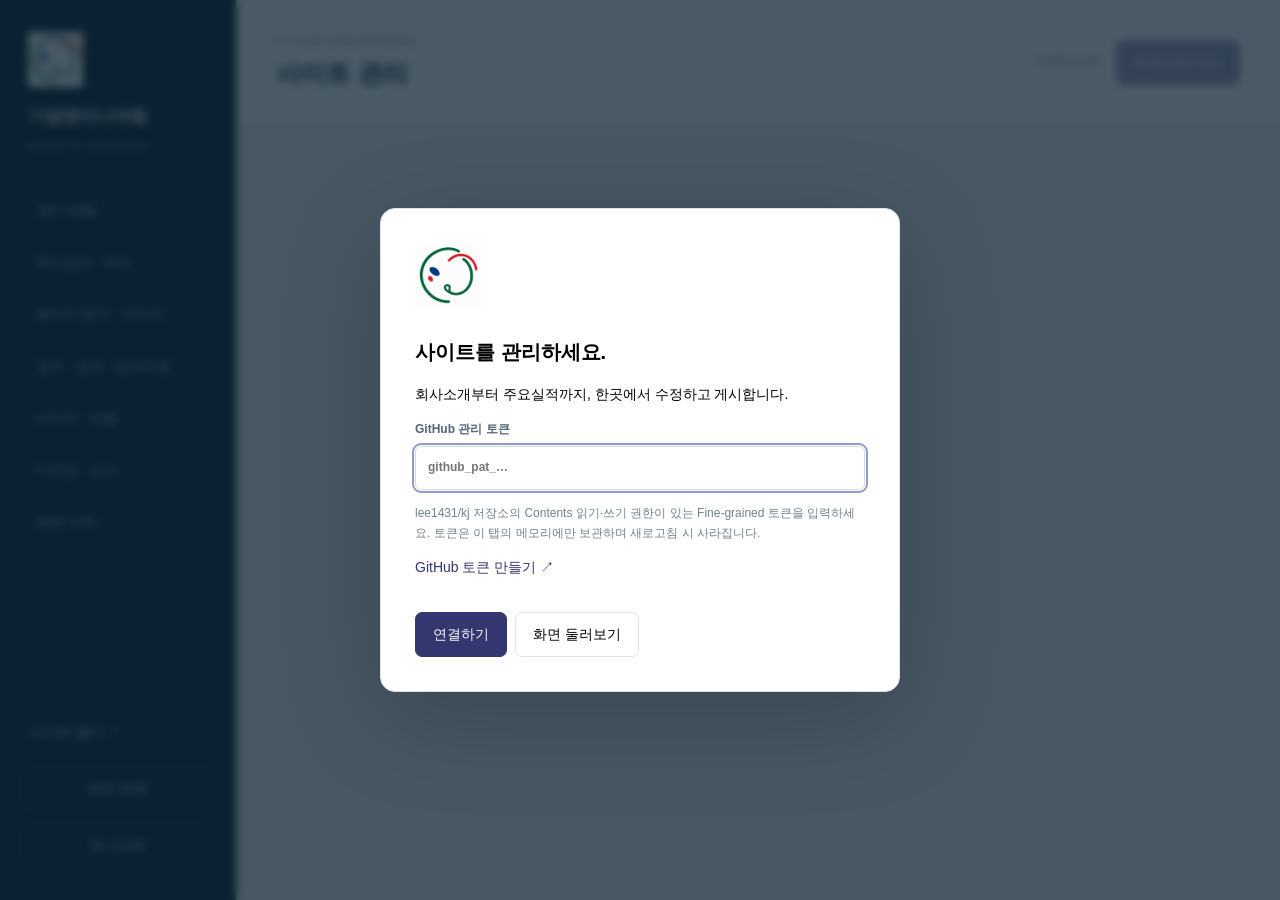
<file: admin/index.html>
<!doctype html>
<html lang="ko"><head><meta charset="utf-8"><meta name="viewport" content="width=device-width,initial-scale=1"><meta name="robots" content="noindex,nofollow"><meta http-equiv="Content-Security-Policy" content="default-src 'self'; script-src 'self'; style-src 'self' 'unsafe-inline' https://fonts.googleapis.com; font-src 'self' https://fonts.gstatic.com; img-src 'self' https: data: blob:; connect-src 'self' https://api.github.com; frame-src 'self' blob:; object-src 'none'; base-uri 'self'; form-action 'none'"><title>사이트 관리 | 기장엔지니어링</title><link rel="icon" href="../assets/images/kj-symbol.png"><link rel="stylesheet" href="admin.css"></head>
<body><aside><a class="brand" href="../"><img src="../assets/images/kj-symbol.png" alt="">기장엔지니어링<small>WEBSITE MANAGER</small></a><nav id="nav"></nav><div class="aside-bottom"><a href="../" target="_blank" rel="noopener">사이트 열기 ↗</a><button id="changeToken">토큰 변경</button><button id="logout">로그아웃</button></div></aside>
<div class="workspace"><header><div><span class="eyebrow">KI-JANG ENGINEERING</span><h1 id="title">사이트 관리</h1></div><div class="actions"><span id="dirty">저장된 상태</span><button id="publish" class="primary" disabled>변경사항 게시</button></div></header><div id="status" role="status" aria-live="polite"></div><main id="main"></main></div>
<dialog id="login"><form id="loginForm"><img src="../assets/images/kj-symbol.png" width="66" alt=""><h2>사이트를 관리하세요.</h2><p>회사소개부터 주요실적까지, 한곳에서 수정하고 게시합니다.</p><label>GitHub 관리 토큰<input id="token" type="password" required autocomplete="off" placeholder="github_pat_…"></label><p class="hint">lee1431/kj 저장소의 Contents 읽기·쓰기 권한이 있는 Fine-grained 토큰을 입력하세요. 토큰은 이 탭의 메모리에만 보관하며 새로고침 시 사라집니다.</p><a href="https://github.com/settings/personal-access-tokens/new" target="_blank" rel="noopener noreferrer">GitHub 토큰 만들기 ↗</a><div id="loginError" role="alert"></div><button class="primary" id="connect">연결하기</button><button type="button" id="demo">화면 둘러보기</button></form></dialog>
<dialog id="confirm"><form method="dialog"><h2>변경사항 게시</h2><p>아래 파일을 저장소에 저장합니다. GitHub Pages 자동 배포 후 실제 사이트에 적용됩니다.</p><ul id="changes"></ul><label>변경 설명<input id="message" value="관리자 페이지에서 사이트 콘텐츠 수정" maxlength="200"></label><menu><button value="cancel">취소</button><button value="publish" class="primary">게시하기</button></menu></form></dialog>
<script src="admin.js?v=20261116-attachment-validation"></script></body></html>
</file>
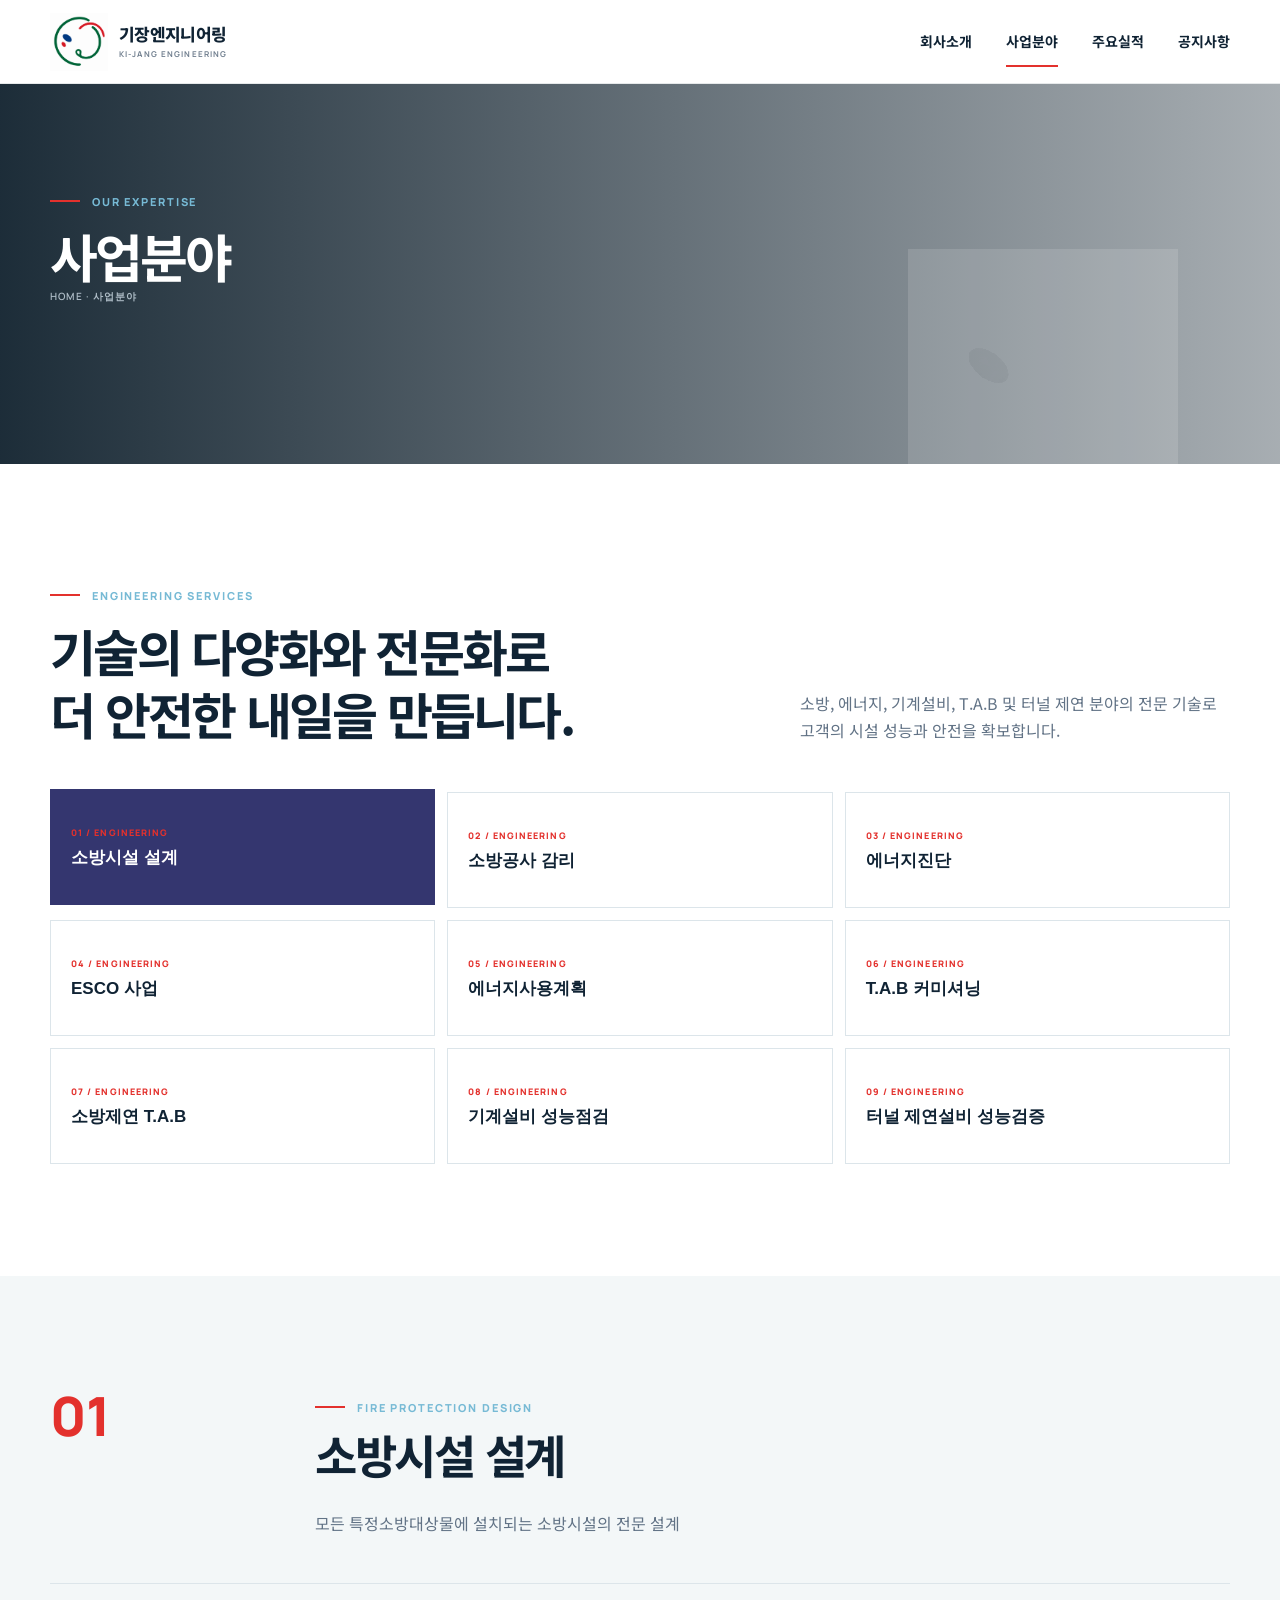
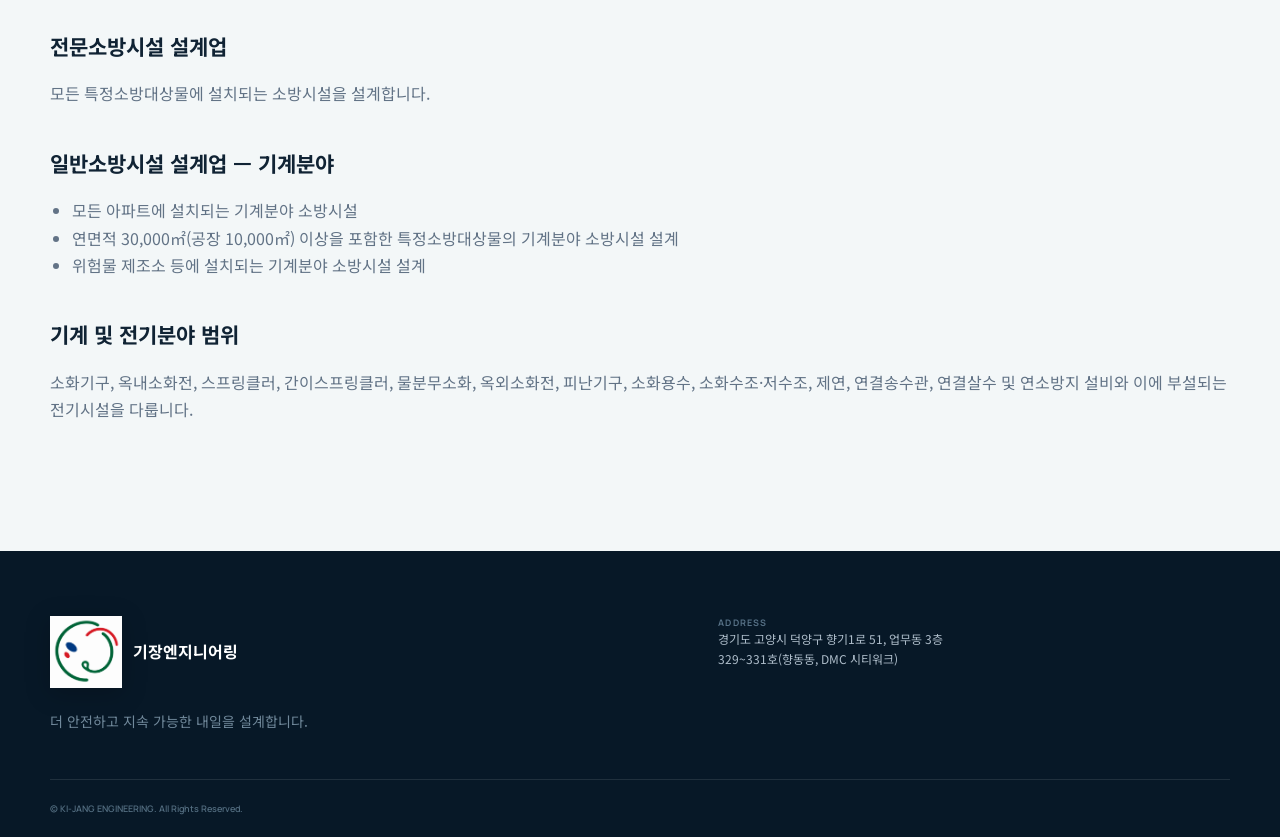
<file: business.html>
<!doctype html>
<html lang="ko">
<head>
  <meta charset="utf-8"><meta name="viewport" content="width=device-width,initial-scale=1">
  <meta name="description" content="기장엔지니어링 사업분야">
  <meta name="keywords" content="기장엔지니어링"><meta name="author" content="기장엔지니어링"><meta property="og:title" content="주식회사 기장엔지니어링"><meta property="og:description" content="주식회사 기장엔지니어링"><meta property="og:image" content="https://kijeng.co.kr/logo.png"><meta property="og:url" content="https://kijeng.co.kr"><meta property="og:type" content="website"><meta name="naver-site-verification" content="176255b0c65cac022cf27e0783213fbde2ab4355" />
  <title>사업분야 | 기장엔지니어링</title>
  <link rel="icon" type="image/png" href="assets/images/kj-symbol.png"><link rel="stylesheet" href="assets/css/style.css"><link rel="stylesheet" href="assets/css/api-content.css">
  <style>
    .business-tabs{display:grid;grid-template-columns:repeat(3,1fr);gap:12px;margin-top:48px}.business-tab{min-height:116px;padding:20px;border:1px solid var(--line);color:var(--ink);background:#fff;text-align:left;cursor:pointer;transition:.2s}.business-tab small{display:block;margin-bottom:7px;color:var(--red);font:800 9px Manrope;letter-spacing:.12em}.business-tab strong{font-size:17px}.business-tab:hover,.business-tab.active{border-color:var(--blue);color:#fff;background:var(--blue);transform:translateY(-3px)}.business-panel{display:none}.business-panel.active{display:block}.business-panel-head{display:grid;grid-template-columns:220px 1fr;gap:45px;margin-bottom:45px;padding-bottom:30px;border-bottom:1px solid var(--line)}.business-panel-head .number{color:var(--red);font:800 54px/1 Manrope}.business-panel h2{margin:0 0 14px;font-size:clamp(30px,4vw,46px);letter-spacing:-.05em}.business-panel h3{margin:38px 0 12px;font-size:21px}.business-panel p,.business-panel li{color:var(--muted)}.business-panel ul,.business-panel ol{padding-left:22px}.business-images{display:grid;grid-template-columns:repeat(2,minmax(0,1fr));gap:18px;margin-top:24px}.business-images.single{grid-template-columns:1fr}.business-images img{width:100%;height:auto;padding:10px;border:1px solid var(--line);background:#fff}.business-table{width:100%;margin-top:20px;border-collapse:collapse;font-size:13px}.business-table th,.business-table td{padding:14px;border:1px solid var(--line);text-align:left;vertical-align:top}.business-table th{background:var(--soft)}
    @media(max-width:850px){.business-tabs{grid-template-columns:repeat(2,1fr)}.business-panel-head{grid-template-columns:1fr;gap:15px}.business-images{grid-template-columns:1fr}}
    @media(max-width:520px){.business-tabs{grid-template-columns:1fr}.business-tab{min-height:auto}.business-table{display:block;overflow-x:auto}.business-panel-head .number{font-size:40px}}
  </style>
</head>
<body>
<header class="site-header"><div class="container nav"><a class="logo" href="index.html"><img class="logo-image" src="assets/images/kj-symbol.png" alt=""><span class="logo-copy">기장엔지니어링 <small>KI-JANG ENGINEERING</small></span></a><nav class="nav-links"><a href="about.html">회사소개</a><a class="active" href="business.html">사업분야</a><a href="portfolio.html">주요실적</a><a href="notice.html">공지사항</a></nav><button class="menu" aria-label="메뉴" aria-expanded="false">☰</button></div></header>
<section class="sub-hero" style="--bg:url('https://images.unsplash.com/photo-1503387762-592deb58ef4e?auto=format&fit=crop&w=1800&q=85')"><div class="container"><span class="kicker">Our expertise</span><h1>사업분야</h1><div class="breadcrumb">HOME · 사업분야</div></div></section>

<main>
<section class="section"><div class="container"><div class="section-head"><div><span class="eyebrow">Engineering Services</span><h2 class="section-title">기술의 다양화와 전문화로<br>더 안전한 내일을 만듭니다.</h2></div><p class="section-copy">소방, 에너지, 기계설비, T.A.B 및 터널 제연 분야의 전문 기술로 고객의 시설 성능과 안전을 확보합니다.</p></div>
<div class="business-tabs" role="tablist">
  <button class="business-tab active" data-target="design"><small>01 / FIRE DESIGN</small><strong>소방시설 설계</strong></button>
  <button class="business-tab" data-target="supervising"><small>02 / FIRE SUPERVISION</small><strong>소방공사 감리</strong></button>
  <button class="business-tab" data-target="diagnosis"><small>03 / ENERGY DIAGNOSIS</small><strong>에너지진단</strong></button>
  <button class="business-tab" data-target="esco"><small>04 / ESCO</small><strong>ESCO 사업</strong></button>
  <button class="business-tab" data-target="planning"><small>05 / ENERGY PLANNING</small><strong>에너지사용계획</strong></button>
  <button class="business-tab" data-target="tabcom"><small>06 / T.A.B</small><strong>T.A.B 커미셔닝</strong></button>
  <button class="business-tab" data-target="firetab"><small>07 / SMOKE CONTROL</small><strong>소방제연 T.A.B</strong></button>
  <button class="business-tab" data-target="inspection"><small>08 / PERFORMANCE</small><strong>기계설비 성능점검</strong></button>
  <button class="business-tab" data-target="verification"><small>09 / TUNNEL SAFETY</small><strong>터널 제연설비 성능검증</strong></button>
</div></div></section>

<section class="section soft" id="businessContent"><div class="container">
  <article class="business-panel active" id="design"><div class="business-panel-head"><div class="number">01</div><div><span class="eyebrow">Fire Protection Design</span><h2>소방시설 설계업</h2><p>소방분야 화재 안전과 성능 입증으로 국민의 생명을 존중하며 재산을 지키는 최상의 목표를 추구합니다. 풍부한 경험과 전문 기술력을 바탕으로 최고의 파트너십을 준비합니다.</p></div></div><h3>전문소방시설 설계업</h3><p>모든 특정소방대상물에 설치되는 소방시설을 설계합니다.</p><h3>일반소방시설 설계업 — 기계분야</h3><ul><li>모든 아파트에 설치되는 기계분야 소방시설</li><li>연면적 30,000㎡(공장 10,000㎡) 이상을 포함한 특정소방대상물의 기계분야 소방시설 설계</li><li>위험물 제조소 등에 설치되는 기계분야 소방시설 설계</li></ul><h3>기계 및 전기분야 범위</h3><p>소화기구, 옥내소화전, 스프링클러, 간이스프링클러, 물분무소화, 옥외소화전, 피난기구, 소화용수, 소화수조·저수조, 제연, 연결송수관, 연결살수 및 연소방지 설비와 이에 부설되는 전기시설을 다룹니다.</p></article>

  <article class="business-panel" id="supervising"><div class="business-panel-head"><div class="number">02</div><div><span class="eyebrow">Fire Protection Supervision</span><h2>소방공사 감리업</h2><p>화재 안전과 소방시설 성능을 입증하고, 전문적인 감리를 통해 국민의 생명과 재산을 보호합니다.</p></div></div><h3>전문소방공사 감리업</h3><p>모든 특정소방대상물에 설치되는 소방시설공사를 감리합니다.</p><h3>일반소방공사 감리업 — 기계분야</h3><ul><li>모든 아파트의 기계분야 소방시설 감리(제연설비 제외)</li><li>연면적 30,000㎡(공장 10,000㎡) 미만 특정소방대상물의 기계분야 소방시설 감리</li><li>위험물 제조소 등에 설치되는 기계분야 소방시설 감리</li></ul><h3>일반소방공사 감리업 — 전기분야</h3><ul><li>아파트에 설치되는 전기분야 소방시설 감리</li><li>특정소방대상물과 위험물 제조소 등에 설치되는 전기분야 소방시설 감리</li></ul></article>

  <article class="business-panel" id="diagnosis"><div class="business-panel-head"><div class="number">03</div><div><span class="eyebrow">Energy Diagnosis</span><h2>에너지진단 사업</h2><p>에너지효율 향상과 온실가스 저감을 통해 저탄소 녹색성장의 기반을 구축하고, 에너지절약 및 기후변화 대응을 선도합니다.</p></div></div><h3>에너지진단 목적</h3><p>온실가스 감축 규제 강화와 에너지가격 상승에 대응하여 시설의 에너지 사용현황을 분석하고 지속 가능한 절감 방안을 제시합니다.</p><h3>진단 내용 및 효과</h3><div class="business-images single"><img src="assets/images/business/ens.png" alt="에너지진단 내용 및 효과"></div><h3>연도별 진단업체 및 최근 실적</h3><div class="business-images"><img src="assets/images/business/ensc.png" alt="연도별 진단업체 수"><img src="assets/images/business/ens-9.png" alt="최근 에너지진단 실적"></div><h3>에너지진단 계측장비 보유현황</h3><div class="business-images"><img src="assets/images/business/ens1.png" alt="계측장비 보유현황"><img src="assets/images/business/eq1.png" alt="계측장비 1"><img src="assets/images/business/eq2.png" alt="계측장비 2"><img src="assets/images/business/eq3.png" alt="계측장비 3"><img src="assets/images/business/eq4.png" alt="계측장비 4"></div></article>

  <article class="business-panel" id="esco"><div class="business-panel-head"><div class="number">04</div><div><span class="eyebrow">Energy Service Company</span><h2>ESCO 사업</h2><p>에너지절약 전문기업이 시설 개선에 투자하고, 그 결과로 발생하는 에너지절약 효과를 보증하는 사업입니다.</p></div></div><h3>ESCO 사업 소개</h3><p>에너지사용자가 기존 에너지 사용시설을 교체하거나 보완하고자 할 때 ESCO가 에너지절약시설에 투자하고, 여기서 발생하는 절감효과를 보증합니다.</p><h3>ESCO 투자사업 흐름도</h3><div class="business-images single"><img src="assets/images/business/esco1.png" alt="ESCO 투자사업 흐름도"></div></article>

  <article class="business-panel" id="planning"><div class="business-panel-head"><div class="number">05</div><div><span class="eyebrow">Energy Use Planning</span><h2>에너지사용계획 사업</h2><p>에너지이용효율 극대화와 에너지 수급체계 구축을 통해 에너지 저소비형 사회의 실현을 지원합니다.</p></div></div><h3>에너지사용계획 수립</h3><p>일정 규모 이상의 에너지를 사용하는 사업이나 시설은 사전에 에너지사용계획을 수립하고 협의합니다. 이를 통해 관련 시설을 적기에 확충하고 효율적인 에너지 수급체계를 구축합니다.</p><div class="business-images single"><img src="assets/images/business/esco2.png" alt="에너지사용계획 수립 절차"></div><h3>최근 3년간 용역 실적</h3><table class="business-table"><thead><tr><th>연도</th><th>업체수</th><th>주요 용역</th></tr></thead><tbody><tr><td>2022</td><td>12</td><td>LG화학 대산 P4·PBAT, K-IPA, C3IPA Expansion, LG화학 구미공장, 충북보은테크노밸리, NI MATTE공장, SK airgas M15 ph2, 롯데케미칼 여수·대산공장 등</td></tr><tr><td>2023</td><td>12</td><td>2차전지 재활용 공장, P3 LCO2, N-1, HSC Cosmos, 광양염포 일반산업단지, 성일하이텍 3공장, EVERGREEN, U-Project, Nexlene 2nd Value-up 등</td></tr><tr><td>2024</td><td>5</td><td>대웅바이오 생물학제제 신공장, 두산테스나 평택브레인시티, EVBM 용매추출, 오창과학산업단지 재생계획, 에코프로머티리얼즈 4캠퍼스</td></tr></tbody></table></article>

  <article class="business-panel" id="tabcom"><div class="business-panel-head"><div class="number">06</div><div><span class="eyebrow">Testing · Adjusting · Balancing</span><h2>T.A.B 커미셔닝 사업</h2><p>건물의 공기조화 및 기계설비 시스템이 설계 의도에 맞는 성능을 발휘하도록 시험하고 조정하며 검증합니다.</p></div></div><h3>T.A.B</h3><p>Testing(시험), Adjusting(조정), Balancing(평가)의 약어로, 건물 내 모든 공기조화 시스템이 설계에서 의도한 기능을 발휘하도록 점검·조정하는 업무입니다.</p><ul><li><strong>시험:</strong> 각 장비의 정량적인 성능 판정</li><li><strong>조정:</strong> 터미널 기구의 풍량과 수량을 적절하게 조정</li><li><strong>평가:</strong> 설계치에 따라 분배 시스템에 요구 유량이 흐르도록 배분</li></ul><h3>커미셔닝</h3><p>설계부터 공사 완료까지 전 과정에서 기계설비와 관련 시스템의 계획·설계·시공·성능시험을 확인하고, 입주 후에도 발주자의 요구 성능이 유지되는지 검증하여 문서화합니다.</p><h3>T.A.B 흐름도</h3><div class="business-images"><img src="assets/images/business/tab1_1.png" alt="TAB 흐름도 1"><img src="assets/images/business/tab2_2.png" alt="TAB 흐름도 2"></div><h3>T.A.B 기대효과</h3><ol><li>공기 분배 불균형과 누설을 줄여 에너지 10~20% 절감</li><li>환기 성능 향상을 통한 쾌적한 실내환경 조성</li><li>공조장비 수명 연장과 개보수 비용 절감</li><li>시험 조건 충족을 통한 정확한 데이터 확보</li></ol></article>

  <article class="business-panel" id="firetab"><div class="business-panel-head"><div class="number">07</div><div><span class="eyebrow">Smoke Control T.A.B</span><h2>소방제연 T.A.B 사업</h2><p>제연설비의 유량과 압력, 운전상태를 측정·조정하여 화재 시 요구되는 제연 성능을 확보합니다.</p></div></div><h3>소방제연 T.A.B</h3><p>발주 설계도서를 검토하고 시공사·감리단과 사전 협의를 진행해 설계 적정성을 판단합니다. 제연팬의 운전상태, 유량과 압력 등을 측정하고 문제 요소를 찾아 조정합니다.</p><h3>주요 용역</h3><ol><li>급기가압 전실 제연 TAB</li><li>거실 제연 TAB</li><li>성능설계 심의 내용 이행 확인</li><li>사전 재난 영향성 검토 이행 확인</li><li>HOT SMOKE TEST</li><li>DOOR FAN TEST</li><li>소방 준공 사전 점검</li></ol></article>

  <article class="business-panel" id="inspection"><div class="business-panel-head"><div class="number">08</div><div><span class="eyebrow">Mechanical Performance Inspection</span><h2>기계설비 성능점검 사업</h2><p>건축물 기계설비의 성능 확보와 효율적인 관리를 위해 설비를 점검하고 진단합니다.</p></div></div><h3>사업 소개</h3><p>기계설비공사의 착공 전·사용 전 검사와 기계설비 유지관리기준에 따른 성능점검을 수행합니다.</p><h3>성능점검 기대효과</h3><div class="business-images single"><img src="assets/images/business/insp1.png" alt="기계설비 성능점검 기대효과"></div><h3>착공 전·사용 전 검사 및 확인 절차</h3><div class="business-images"><img src="assets/images/business/insp2.png" alt="기계설비공사 검사"><img src="assets/images/business/insp3.png" alt="기계설비 사용 전 확인 절차"></div><p><strong>건축물 등에 설치된 기계설비의 안전과 성능 확보를 위해 기술기준 준수 여부와 설계도서에 따른 적합한 시공 여부를 점검합니다.</strong></p></article>

  <article class="business-panel" id="verification"><div class="business-panel-head"><div class="number">09</div><div><span class="eyebrow">Tunnel Smoke Control Verification</span><h2>터널 제연설비 성능검증 사업</h2><p>화재 시 설계된 임계풍속 또는 배연풍량 이상으로 제연설비의 성능이 발휘되는지 검증합니다.</p></div></div><h3>과업 수행</h3><div class="business-images single"><img src="assets/images/business/turn1.png" alt="터널 제연설비 성능검증 수행"></div><h3>작업 사진 대지</h3><div class="business-images single"><img src="assets/images/business/turn2.png" alt="터널 제연설비 성능검증 작업사진"></div></article>
</div></section>
</main>

<footer><div class="container"><div class="footer-grid"><div class="footer-brand"><div class="logo"><img class="logo-image" src="assets/images/kj-symbol.png" alt=""><strong>기장엔지니어링</strong></div><p>더 안전하고 지속 가능한 내일을 설계합니다.</p></div><div class="footer-info"><div><small>ADDRESS</small>경기도 고양시 덕양구 향기1로 51, 업무동 3층 329~331호(향동동, DMC 시티워크)</div></div></div><div class="copyright"><span>© KI-JANG ENGINEERING. All Rights Reserved.</span></div></div></footer>
<script src="assets/js/common.js"></script><script src="assets/js/api.js"></script><script>
const tabs=[...document.querySelectorAll('.business-tab')],panels=[...document.querySelectorAll('.business-panel')];
function showBusiness(id,scroll=false){if(!document.getElementById(id))id='design';tabs.forEach(t=>t.classList.toggle('active',t.dataset.target===id));panels.forEach(p=>p.classList.toggle('active',p.id===id));history.replaceState(null,'',`?section=${id}`);if(scroll)document.querySelector('#businessContent').scrollIntoView({behavior:'smooth'});}
tabs.forEach(t=>t.addEventListener('click',()=>showBusiness(t.dataset.target,true)));showBusiness(new URLSearchParams(location.search).get('section')||'design');hydrateBusinessPage();
</script></body></html>
</file>
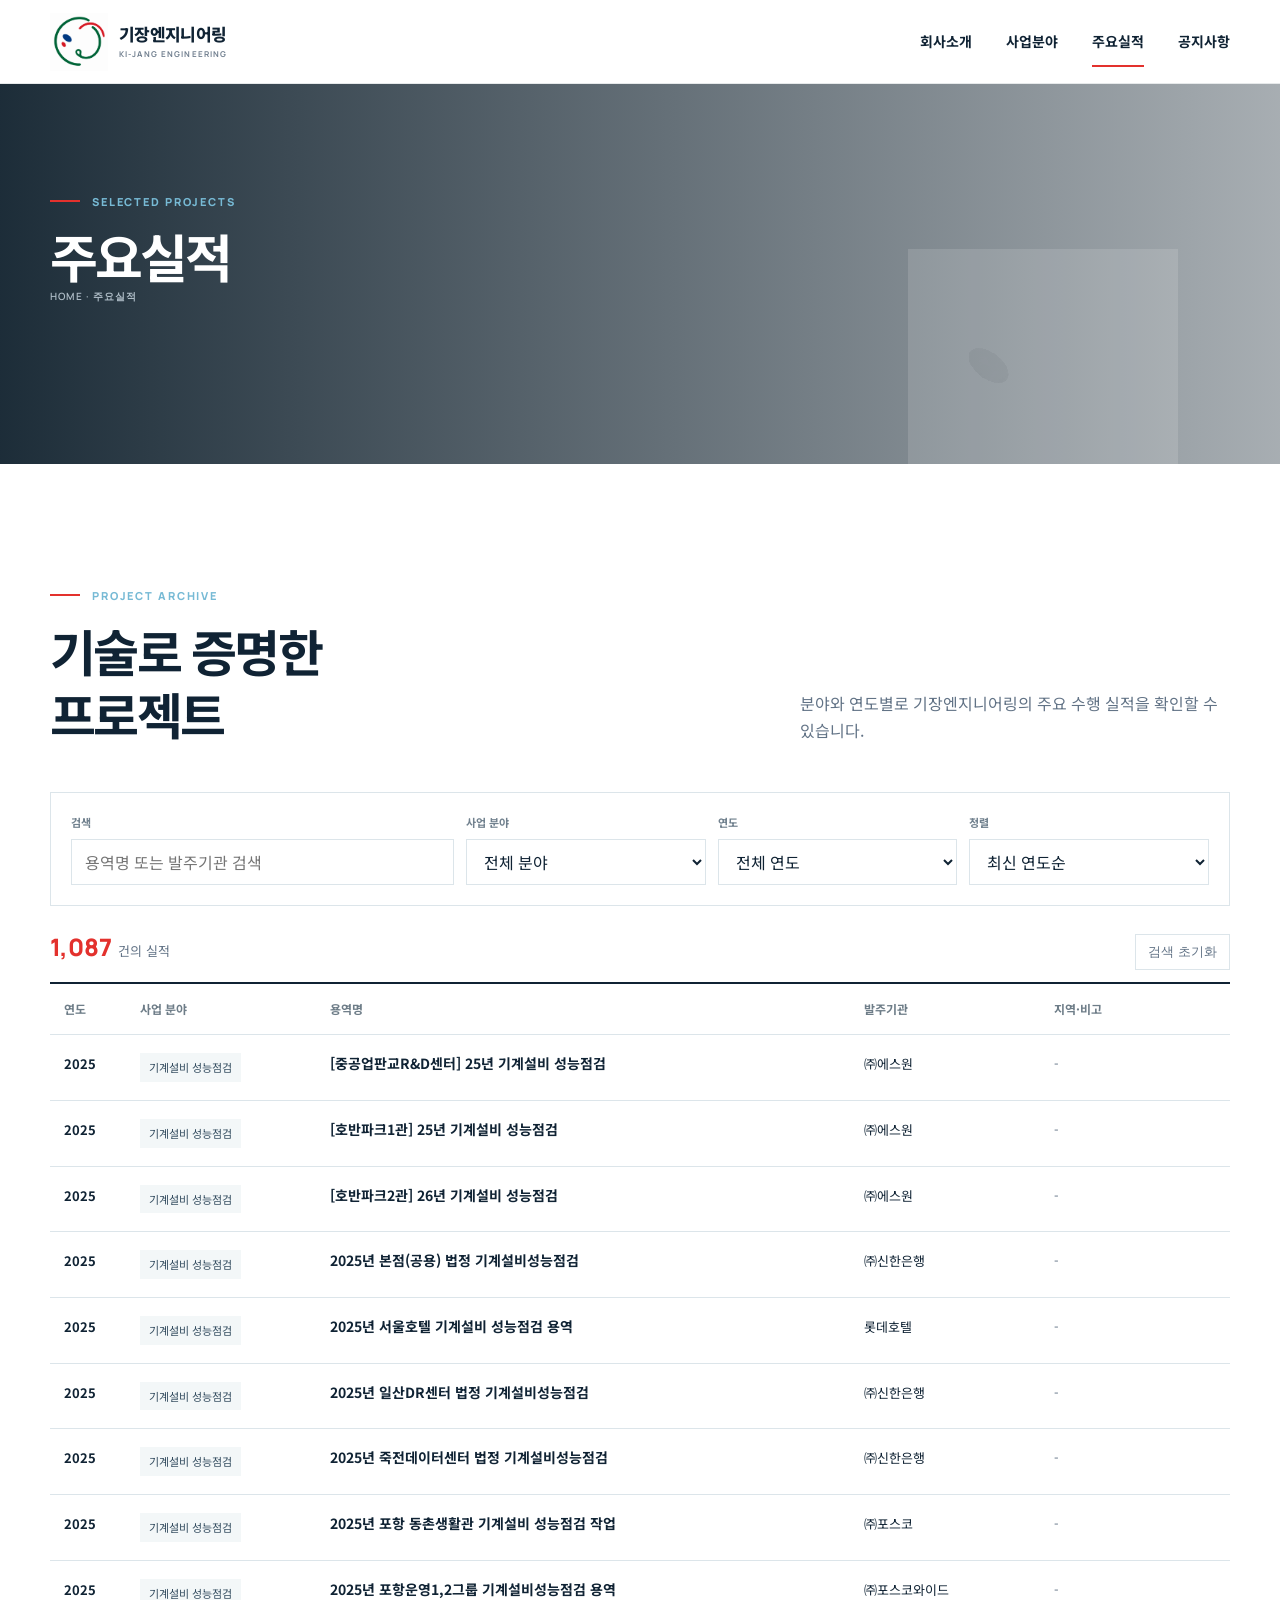
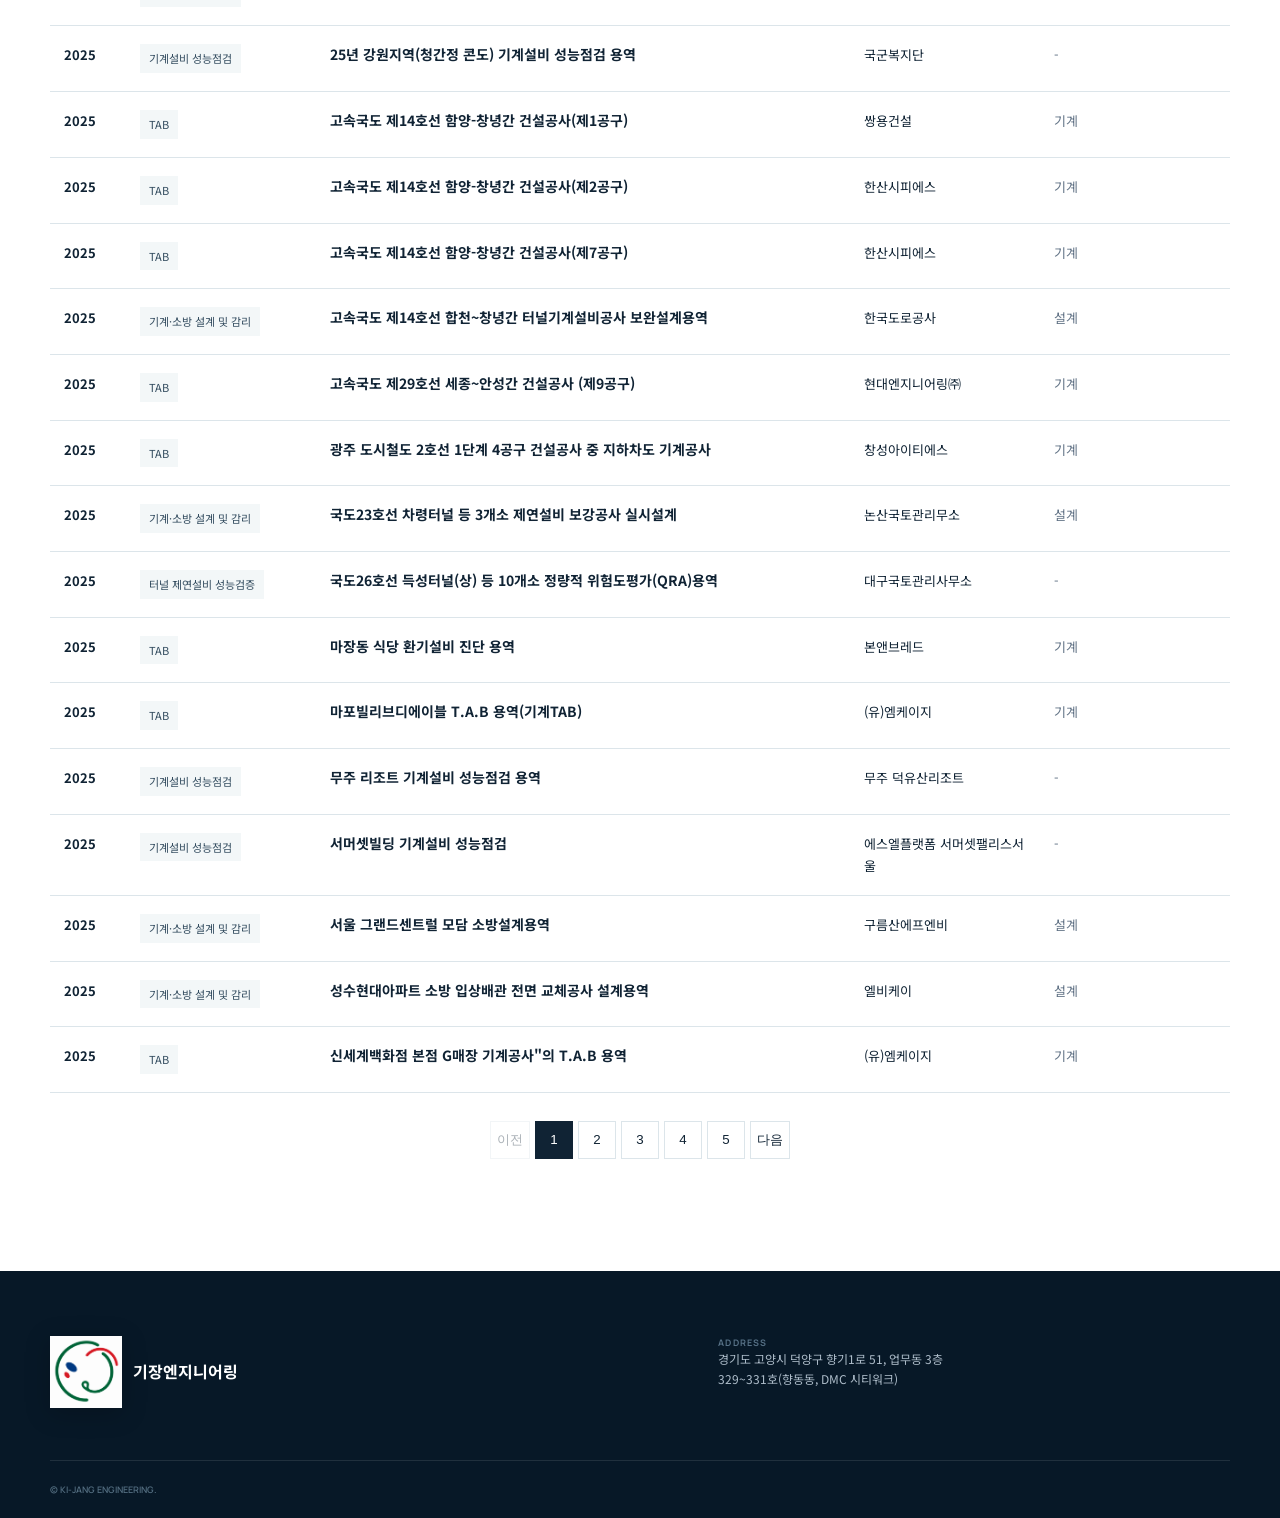
<file: portfolio.html>
<!doctype html><html lang="ko"><head><meta charset="utf-8"><meta name="viewport" content="width=device-width,initial-scale=1"><meta name="keywords" content="기장엔지니어링"><meta name="author" content="기장엔지니어링"><meta property="og:title" content="주식회사 기장엔지니어링"><meta property="og:description" content="주식회사 기장엔지니어링"><meta property="og:image" content="https://kijeng.co.kr/logo.png"><meta property="og:url" content="https://kijeng.co.kr"><meta property="og:type" content="website"><meta name="naver-site-verification" content="176255b0c65cac022cf27e0783213fbde2ab4355" /><title>주요실적 | 기장엔지니어링</title><link rel="icon" href="assets/images/kj-symbol.png"><link rel="stylesheet" href="assets/css/style.css"><link rel="stylesheet" href="assets/css/api-content.css"></head><body>
<header class="site-header"><div class="container nav"><a class="logo" href="index.html"><img class="logo-image" src="assets/images/kj-symbol.png" alt=""><span class="logo-copy">기장엔지니어링 <small>KI-JANG ENGINEERING</small></span></a><nav class="nav-links"><a href="about.html">회사소개</a><a href="business.html">사업분야</a><a class="active" href="portfolio.html">주요실적</a><a href="notice.html">공지사항</a></nav><button class="menu" aria-label="메뉴">☰</button></div></header>
<section class="sub-hero" style="--bg:url('https://images.unsplash.com/photo-1500530855697-b586d89ba3ee?auto=format&fit=crop&w=1800&q=85')"><div class="container"><span class="kicker">Selected projects</span><h1>주요실적</h1><div class="breadcrumb">HOME · 주요실적</div></div></section>
<main><section class="section"><div class="container"><div class="section-head"><div><span class="eyebrow">Project Archive</span><h2 class="section-title">기술로 증명한<br>프로젝트</h2></div><p class="section-copy">분야와 연도별로 기장엔지니어링의 주요 수행 실적을 확인할 수 있습니다.</p></div>
<div class="portfolio-toolbar" aria-label="실적 검색 및 정렬"><label class="portfolio-search"><span>검색</span><input id="portfolioSearch" type="search" placeholder="용역명 또는 발주기관 검색"></label><label><span>사업 분야</span><select id="portfolioCategory"><option value="">전체 분야</option></select></label><label><span>연도</span><select id="portfolioYear"><option value="">전체 연도</option></select></label><label><span>정렬</span><select id="portfolioSort"><option value="year-desc">최신 연도순</option><option value="year-asc">오래된 연도순</option><option value="category">사업 분야순</option><option value="title">용역명순</option></select></label></div>
<div class="portfolio-status"><strong id="portfolioCount">0</strong><span>건의 실적</span><button id="portfolioReset" type="button">검색 초기화</button></div>
<div class="portfolio-table-wrap"><table class="portfolio-table"><thead><tr><th>연도</th><th>사업 분야</th><th>용역명</th><th>발주기관</th><th>지역·비고</th></tr></thead><tbody id="projectList"><tr><td colspan="5" class="empty">실적을 불러오는 중입니다.</td></tr></tbody></table></div><nav class="portfolio-pagination" id="portfolioPagination" aria-label="실적 페이지"></nav>
</div></section></main>
<footer><div class="container"><div class="footer-grid"><div class="footer-brand"><div class="logo"><img class="logo-image" src="assets/images/kj-symbol.png" alt=""><strong>기장엔지니어링</strong></div></div><div class="footer-info"><div><small>ADDRESS</small>경기도 고양시 덕양구 향기1로 51, 업무동 3층 329~331호(향동동, DMC 시티워크)</div></div></div><div class="copyright"><span>© KI-JANG ENGINEERING.</span></div></div></footer><script src="assets/js/common.js"></script><script src="assets/js/api.js"></script><script>initPortfolioArchive()</script></body></html>
</file>
<file: admin/admin.css>
:root{font-family:Arial,'Noto Sans KR',sans-serif;color:#172c3b;background:#f3f5f7;line-height:1.65;font-size:14px;--blue:#34366f;--border:#dde3e9}*{box-sizing:border-box}body{margin:0}button,input,textarea,select{font:inherit}button,a{touch-action:manipulation}button{cursor:pointer;border:1px solid var(--border);background:#fff;color:inherit;padding:10px 17px;border-radius:7px}button:hover{border-color:var(--blue)}button:disabled{opacity:.45;cursor:default}.primary{background:var(--blue);color:white;border-color:var(--blue)}a{color:var(--blue);text-decoration:none}aside{width:236px;background:#0c2131;color:#c5d0d9;height:100vh;position:fixed;padding:32px 20px;display:flex;flex-direction:column}.brand{display:block;color:white;font-weight:bold;font-size:17px;padding:0 8px 28px}.brand img{display:block;width:55px;height:55px;object-fit:contain;margin-bottom:16px}.brand small{display:block;font-size:9px;letter-spacing:2px;color:#8197a8;margin-top:8px}nav button{display:block;width:100%;text-align:left;border:0;color:#a9bbc9;background:transparent;margin:5px 0;padding:12px 16px}nav button.active{background:#283e50;color:white}.aside-bottom{margin-top:auto;display:grid;gap:12px}.aside-bottom a{color:#c5d0d9;padding:10px}.aside-bottom button{background:none;color:#c5d0d9;border-color:#365064}.workspace{margin-left:236px}header{padding:28px 40px;background:#fff;border-bottom:1px solid var(--border);display:flex;align-items:center;justify-content:space-between;gap:20px;position:sticky;top:0;z-index:5}.eyebrow{color:#788a99;font-size:9px;font-weight:bold;letter-spacing:2px}h1{font-size:25px;margin:2px 0}h2{font-size:20px;margin:0 0 12px}h3{font-size:15px}.actions{display:flex;align-items:center;gap:16px}#dirty{color:#84909b;font-size:12px}#status{padding:0 40px;white-space:pre-wrap}#status:not(:empty){padding:15px 40px;background:#e8eef9;color:#303b65}.error{color:#b33131!important;background:#fff1ed!important}main{padding:32px 40px;max-width:1550px}.card{padding:26px;background:white;border:1px solid var(--border);border-radius:12px;margin-bottom:20px}.muted,.hint{color:#71818d}.hint{font-size:12px}.grid{display:grid;grid-template-columns:repeat(3,1fr);gap:18px}.metric{font-size:33px;font-weight:bold;display:block;color:var(--blue)}.toolbar{display:flex;align-items:center;gap:10px;flex-wrap:wrap;margin-bottom:20px}.toolbar input{flex:1;min-width:180px}label{display:block;color:#536777;font-weight:600;font-size:12px;margin:14px 0}input,textarea,select{display:block;width:100%;margin-top:6px;padding:11px 12px;border:1px solid #d3dce4;background:white;color:#172c3b;border-radius:6px}textarea{resize:vertical;min-height:85px}input:focus,textarea:focus,select:focus{outline:2px solid #9098cb;outline-offset:1px}.two{display:grid;grid-template-columns:1fr 1fr;gap:22px}.split{display:grid;grid-template-columns:290px 1fr;gap:20px}.list{max-height:70vh;overflow:auto}.list button{display:block;width:100%;text-align:left;border:0;border-bottom:1px solid var(--border);border-radius:0;padding:13px;background:white}.list button.active{background:#edf0f8;color:var(--blue)}.list small{display:block;color:#7a8996}details{border-top:1px solid var(--border);padding-top:14px;margin-top:20px}summary{cursor:pointer;font-weight:600}.code{font-family:monospace;min-height:420px;font-size:12px;tab-size:2}.field-row{padding:14px 0;border-bottom:1px solid #edf0f3}.field-row label{margin:0}.field-row small{color:#8996a0}.field-row img,.asset img{width:100%;max-height:150px;object-fit:contain;background:#f3f5f7;margin:12px 0}.asset{overflow-wrap:anywhere}.asset-grid{display:grid;grid-template-columns:repeat(3,1fr);gap:16px}iframe{width:100%;height:600px;border:1px solid var(--border);background:#fff}.danger{color:#b33131}dialog{width:min(520px,94vw);max-height:90vh;overflow:auto;border:1px solid var(--border);border-radius:15px;padding:34px;box-shadow:0 25px 100px #0003}dialog::backdrop{background:#0b2131bd;backdrop-filter:blur(4px)}dialog h2{margin-top:20px}dialog .primary{margin-top:18px}dialog menu{display:flex;justify-content:flex-end;gap:12px;padding:0}dialog #demo{margin-left:8px}#loginError{color:#b33131;margin-top:15px}.pill{font-size:11px;color:#657789;background:#eef2f6;padding:4px 8px;border-radius:20px}table{width:100%;border-collapse:collapse}td,th{padding:12px;text-align:left;border-bottom:1px solid var(--border)}.empty{padding:40px;text-align:center;color:#71818d}@media(max-width:1000px){aside{width:195px}.workspace{margin-left:195px}header,main{padding:22px}.grid{grid-template-columns:1fr 1fr}.two,.split{grid-template-columns:1fr}.list{max-height:230px}.asset-grid{grid-template-columns:1fr 1fr}}@media(max-width:650px){aside{position:static;width:100%;height:auto;padding:16px}.brand{padding:0;font-size:15px}.brand img,.brand small,.aside-bottom{display:none}nav{display:flex;overflow:auto;margin-top:12px}nav button{white-space:nowrap;width:auto;margin:0}.workspace{margin:0}header{position:static;align-items:flex-start;flex-direction:column}main{padding:16px}.card{padding:18px}.grid,.two,.asset-grid{grid-template-columns:1fr}#status{padding:14px!important}.actions{width:100%;justify-content:space-between}}
.visual-layout{display:grid;grid-template-columns:minmax(0,1fr) 280px;gap:18px;align-items:start}.visual-layout>iframe{height:78vh;border-radius:10px}.properties{position:sticky;top:110px;max-height:78vh;overflow:auto}.properties textarea{min-height:130px}.visual-toolbar{display:flex;gap:10px;flex-wrap:wrap;align-items:center}.visual-toolbar select{width:auto;flex:1;margin:0}.visual-toolbar button.active{background:var(--blue);color:#fff}.workspace:has(.visual-layout) main{max-width:none}.visual-layout.mobile>iframe{max-width:390px;justify-self:center}.visual-layout.mobile{grid-template-columns:minmax(390px,1fr) 280px}@media(max-width:1000px){.visual-layout,.visual-layout.mobile{grid-template-columns:1fr}.properties{position:static;max-height:none}.visual-layout>iframe{height:70vh}.visual-layout.mobile>iframe{width:min(390px,100%)}}
.canvas{min-width:0;overflow:auto;background:#e1e6ec;border:1px solid var(--border);border-radius:10px;height:78vh}.visual-layout .canvas iframe{max-width:none;border:0;border-radius:0;display:block}.visual-layout.mobile{grid-template-columns:minmax(0,1fr) 280px}.visual-layout.mobile .canvas{display:flex;justify-content:center;background:#e1e6ec}@media(max-width:1000px){.visual-layout.mobile{grid-template-columns:1fr}}
</file>
<file: assets/css/style.css>
@import url('https://fonts.googleapis.com/css2?family=Manrope:wght@500;600;700;800&family=Noto+Sans+KR:wght@400;500;600;700;800&display=swap');

:root{--navy:#071827;--navy-2:#0c2638;--ink:#102334;--muted:#627386;--line:#dce5ea;--soft:#f3f7f8;--blue:#34366f;--green:#1f6038;--red:#e3312d;--white:#fff;--max:1180px;--header:84px}
*{box-sizing:border-box}html{scroll-behavior:smooth}body{margin:0;color:var(--ink);font-family:"Noto Sans KR",sans-serif;line-height:1.7;background:#fff}a{color:inherit;text-decoration:none}img{display:block;max-width:100%}.container{width:min(calc(100% - 48px),var(--max));margin:auto}
.site-header{position:sticky;z-index:50;top:0;height:var(--header);background:rgba(255,255,255,.96);border-bottom:1px solid rgba(13,38,55,.1);backdrop-filter:blur(16px)}.nav{height:100%;display:flex;align-items:center;justify-content:space-between}.logo{display:inline-flex;align-items:center;gap:11px;line-height:1.1;font-weight:800;white-space:nowrap}.logo-image{width:58px;height:58px;object-fit:contain}.logo-copy{font-size:17px;letter-spacing:-.04em}.logo-copy small{display:block;margin-top:6px;color:#728090;font:700 8px/1 Manrope,sans-serif;letter-spacing:.14em}.nav-links{display:flex;align-items:center;height:100%;gap:34px}.nav-links>a{position:relative;font-size:14px;font-weight:700}.nav-links>a:not(.admin-link):after{position:absolute;right:0;bottom:-14px;left:0;height:2px;content:"";background:var(--red);transform:scaleX(0);transition:.25s}.nav-links>a:hover:after,.nav-links>a.active:after{transform:scaleX(1)}.admin-link{padding:9px 15px;border:1px solid #ccd6dc;border-radius:999px;color:#536474;font-size:12px!important}.menu{display:none;border:0;background:none;font-size:25px}
.hero{position:relative;min-height:690px;display:grid;align-items:center;color:#fff;overflow:hidden;background-image:linear-gradient(90deg,rgba(3,18,30,.94) 0%,rgba(5,27,42,.78) 45%,rgba(5,27,42,.25)),var(--hero-image,url('https://images.unsplash.com/photo-1500530855697-b586d89ba3ee?auto=format&fit=crop&w=2000&q=88'));background-position:center;background-size:cover}.hero:after{position:absolute;right:-40px;bottom:-100px;width:590px;height:590px;content:"";background:url('../images/kj-symbol.png') center/contain no-repeat;opacity:.14;filter:grayscale(1) brightness(4)}.hero-content{position:relative;z-index:2;padding:100px 0}.kicker,.eyebrow{display:inline-flex;align-items:center;gap:12px;color:#77bad5;font:800 11px/1 Manrope,sans-serif;text-transform:uppercase;letter-spacing:.17em}.kicker:before,.eyebrow:before{width:30px;height:2px;content:"";background:var(--red)}.hero h1{max-width:760px;margin:24px 0 22px;font-size:clamp(48px,6.4vw,82px);line-height:1.12;letter-spacing:-.065em}.hero h1 em{color:#7bc4df;font-style:normal}.hero p{max-width:570px;margin:0;color:#c7d4dd;font-size:17px}.hero-actions{display:flex;gap:12px;margin-top:38px}.btn{display:inline-flex;align-items:center;justify-content:center;min-height:52px;padding:0 25px;border:1px solid transparent;font-size:14px;font-weight:700}.btn-white{color:var(--navy);background:#fff}.btn-outline{border-color:rgba(255,255,255,.42);color:#fff}
.quick{position:relative;z-index:3;margin-top:-1px;background:var(--navy)}.quick-grid{display:grid;grid-template-columns:repeat(5,1fr)}.quick a{padding:25px 24px;border-right:1px solid rgba(255,255,255,.1);color:#fff;transition:.25s}.quick a:first-child{border-left:1px solid rgba(255,255,255,.1)}.quick a:hover{background:var(--red);transform:translateY(-5px)}.quick small{display:block;margin-bottom:6px;color:#7390a2;font:700 9px Manrope;letter-spacing:.15em}.quick strong{font-size:14px}
.sub-hero{position:relative;height:380px;display:flex;align-items:flex-end;color:#fff;background:linear-gradient(90deg,rgba(4,22,35,.9),rgba(4,22,35,.35)),var(--bg) center/cover}.sub-hero:after{position:absolute;right:8%;bottom:-55px;width:270px;height:270px;content:"";background:url('../images/kj-symbol.png') center/contain no-repeat;opacity:.13;filter:grayscale(1) brightness(4)}.sub-hero .container{position:relative;z-index:2;padding-bottom:62px}.sub-hero h1{margin:17px 0 5px;font-size:52px;line-height:1.1;letter-spacing:-.06em}.breadcrumb{color:#aebcc6;font:600 10px Manrope;letter-spacing:.1em}.page-tabs{position:sticky;z-index:10;top:var(--header);border-bottom:1px solid var(--line);background:#fff}.page-tabs .container{display:flex}.page-tabs a{padding:17px 27px;border-right:1px solid var(--line);color:#71808c;font-size:13px;font-weight:700}.page-tabs a:first-child{border-left:1px solid var(--line)}.page-tabs a.active{color:#fff;background:var(--blue)}
.section{padding:112px 0;scroll-margin-top:calc(var(--header) + 58px)}.section.soft{background:var(--soft)}.section-head{display:flex;align-items:flex-end;justify-content:space-between;gap:40px;margin-bottom:48px}.section-title,.intro-copy h2{margin:16px 0 0;font-size:clamp(34px,4vw,50px);line-height:1.25;letter-spacing:-.055em}.section-copy{max-width:430px;margin:0;color:var(--muted)}.intro-grid{display:grid;grid-template-columns:1.03fr .97fr;align-items:center;gap:80px}.intro-grid.no-image{grid-template-columns:1fr}.intro-grid.no-image .intro-copy{max-width:760px}.intro-image{width:100%;height:500px;object-fit:cover;border-radius:2px}.intro-copy p{color:var(--muted)}.value-list{margin:35px 0;border-top:1px solid var(--line)}.value{display:grid;grid-template-columns:55px 1fr;gap:18px;padding:18px 0;border-bottom:1px solid var(--line)}.value b{color:var(--red);font:800 12px Manrope}.value strong,.value span{display:block}.value span{margin-top:3px;color:var(--muted);font-size:13px}.more{display:inline-block;border-bottom:1px solid var(--ink);font-size:13px;font-weight:700}
.cards{display:grid;grid-template-columns:repeat(3,1fr);gap:18px}.card{position:relative;height:430px;display:flex;flex-direction:column;justify-content:flex-end;overflow:hidden;padding:30px;color:#fff;background:linear-gradient(0deg,rgba(2,17,28,.9),rgba(2,17,28,.03)),var(--image) center/cover;transition:.35s}.card:after{position:absolute;top:0;right:0;width:5px;height:0;content:"";background:var(--red);transition:.35s}.card:hover{transform:translateY(-7px)}.card:hover:after{height:100%}.card small{font:700 10px Manrope;letter-spacing:.14em;color:#8fd0e6}.card h3{margin:10px 0 5px;font-size:25px}.card p{margin:0;color:#ccd9e0;font-size:14px}
.facts{display:grid;grid-template-columns:repeat(4,1fr);margin-top:48px;border-top:1px solid var(--line);border-left:1px solid var(--line)}.fact{min-height:135px;padding:29px;border-right:1px solid var(--line);border-bottom:1px solid var(--line)}.fact small{display:block;margin-bottom:10px;color:#80909e;font-size:12px}.fact strong{font-size:16px}.preview-list{border-top:2px solid var(--ink)}.preview-list>*{display:grid;grid-template-columns:95px 1fr auto;gap:20px;padding:22px 16px;border-bottom:1px solid var(--line)}.empty{padding:50px!important;text-align:center!important;display:block!important;color:#8997a2}.project-grid{display:grid;grid-template-columns:repeat(3,1fr);gap:20px}.project-grid>article{min-height:300px;padding:28px;border:1px solid var(--line);background:#fff}#organizationView img{max-width:100%;margin:auto;border:1px solid var(--line)}
footer{padding:65px 0 22px;color:#aebdca;background:var(--navy)}.footer-grid{display:grid;grid-template-columns:1.15fr 1fr;gap:80px}.footer-brand .logo{color:#fff}.footer-brand .logo-image{width:72px;height:72px;filter:drop-shadow(0 5px 12px rgba(0,0,0,.2))}.footer-brand p{margin:15px 0 0;color:#71899b;font-size:14px}.footer-info{display:grid;grid-template-columns:1fr 1fr;gap:20px 35px;font-size:12px}.footer-info small{display:block;color:#577186;font:700 9px Manrope;letter-spacing:.12em}.copyright{display:flex;justify-content:space-between;margin-top:45px;padding-top:22px;border-top:1px solid rgba(255,255,255,.1);color:#526c7f;font:600 9px Manrope}
@media(max-width:900px){:root{--header:70px}.container{width:min(calc(100% - 32px),var(--max))}.site-header{height:var(--header)}.logo-image{width:48px;height:48px}.nav-links{position:fixed;top:var(--header);right:0;left:0;display:none;height:auto;padding:20px;background:#fff;border-bottom:1px solid var(--line);box-shadow:0 15px 30px rgba(0,0,0,.1)}.nav-links.open{display:grid;gap:0}.nav-links a{padding:14px}.admin-link{margin-top:8px}.menu{display:block}.hero{min-height:610px}.hero:after{right:-130px;width:440px;height:440px}.quick-grid{grid-template-columns:repeat(2,1fr)}.quick a:last-child{grid-column:span 2}.intro-grid{grid-template-columns:1fr;gap:42px}.intro-image{height:360px}.cards{grid-template-columns:1fr}.card{height:360px}.facts{grid-template-columns:repeat(2,1fr)}.section{padding:80px 0}.section-head{align-items:flex-start;flex-direction:column}.footer-grid{grid-template-columns:1fr;gap:40px}}
@media(max-width:560px){.logo-copy{font-size:14px}.hero h1{font-size:44px}.hero-actions{align-items:stretch;flex-direction:column}.sub-hero{height:310px}.sub-hero h1{font-size:40px}.page-tabs{overflow:auto}.page-tabs .container{width:max-content;margin:0}.facts{grid-template-columns:1fr}.intro-image{height:280px}.section{padding:65px 0}.footer-info{grid-template-columns:1fr}.copyright{gap:10px;flex-direction:column}.preview-list>*{grid-template-columns:1fr}.project-grid{grid-template-columns:1fr}}
</file>
<file: assets/css/api-content.css>
.content-row{cursor:pointer}.content-row>div p{margin:4px 0 0;color:var(--muted);font-size:13px}.content-detail{display:none;margin-top:18px;padding:20px;border:1px solid var(--line);color:var(--muted);background:var(--soft);font-weight:400}.content-row.open .content-detail{display:block}.content-detail img{max-height:520px;margin-top:18px;object-fit:contain}.project-grid{grid-template-columns:repeat(2,1fr)}.project-card{min-height:0!important;padding:0!important;overflow:hidden}.project-card>img{width:100%;height:280px;object-fit:cover}.project-card>div{padding:28px}.project-card h3{margin:14px 0 8px;font-size:25px}.project-card p{color:var(--muted)}.project-card dl{display:flex;gap:30px;margin:25px 0 0;padding-top:18px;border-top:1px solid var(--line)}.project-card dl div{display:flex;gap:10px}.project-card dt{color:#83919c;font:700 9px Manrope;letter-spacing:.1em}.project-card dd{margin:0;font-size:12px}.managed-content{margin-top:40px;padding:28px;border-left:3px solid var(--red);color:var(--muted);background:#fff}.managed-gallery{margin-top:25px}
@media(max-width:700px){.project-grid{grid-template-columns:1fr}.project-card>img{height:230px}}
.portfolio-toolbar{display:grid;grid-template-columns:minmax(260px,1.6fr) repeat(3,minmax(145px,1fr));gap:12px;padding:20px;border:1px solid var(--line);background:#fff}.portfolio-toolbar label{display:grid;gap:7px}.portfolio-toolbar label span{color:#71818e;font-size:11px;font-weight:700}.portfolio-toolbar input,.portfolio-toolbar select{width:100%;height:46px;padding:0 13px;border:1px solid var(--line);color:var(--ink);background:#fff;font:inherit}.portfolio-status{display:flex;align-items:baseline;gap:6px;margin:24px 0 12px}.portfolio-status strong{color:var(--red);font:800 24px Manrope}.portfolio-status span{color:var(--muted);font-size:13px}.portfolio-status button{margin-left:auto;padding:8px 12px;border:1px solid var(--line);color:var(--muted);background:#fff;cursor:pointer}.portfolio-table-wrap{overflow-x:auto;border-top:2px solid var(--ink)}.portfolio-table{width:100%;border-collapse:collapse;background:#fff}.portfolio-table th{padding:15px 14px;border-bottom:1px solid var(--line);color:#6e7d88;font-size:12px;text-align:left;white-space:nowrap}.portfolio-table td{padding:18px 14px;border-bottom:1px solid var(--line);font-size:13px;vertical-align:top}.portfolio-table td:first-child{width:76px}.portfolio-table td:nth-child(2){width:190px}.portfolio-table td:nth-child(4){width:190px}.portfolio-table td:nth-child(5){width:190px;color:var(--muted)}.portfolio-project{display:block;font-size:14px;line-height:1.55}.portfolio-project+small{display:block;margin-top:5px;color:var(--muted)}.portfolio-category{display:inline-block;padding:5px 9px;color:#334c5f;background:var(--soft);font-size:11px}.portfolio-pagination{display:flex;justify-content:center;gap:5px;margin-top:28px}.portfolio-pagination button{min-width:38px;height:38px;border:1px solid var(--line);color:var(--ink);background:#fff;cursor:pointer}.portfolio-pagination button.active{border-color:var(--ink);color:#fff;background:var(--ink)}.portfolio-pagination button:disabled{opacity:.35;cursor:default}@media(max-width:900px){.portfolio-toolbar{grid-template-columns:1fr 1fr}.portfolio-search{grid-column:1/-1}}@media(max-width:700px){.portfolio-toolbar{grid-template-columns:1fr}.portfolio-search{grid-column:auto}.portfolio-table-wrap{overflow:visible;border-top:0}.portfolio-table,.portfolio-table tbody{display:block}.portfolio-table thead{display:none}.portfolio-table tr{display:block;margin-bottom:12px;padding:9px 14px;border:1px solid var(--line);background:#fff}.portfolio-table td{display:grid;grid-template-columns:88px 1fr;gap:10px;width:auto!important;padding:10px 0;border-bottom:1px solid var(--line)}.portfolio-table td:last-child{border:0}.portfolio-table td::before{content:attr(data-label);color:#83919c;font-size:11px;font-weight:700}.portfolio-table td.empty{display:block;padding:50px 10px}.portfolio-pagination{flex-wrap:wrap}}

.content-attachments{margin-top:14px;padding:12px 14px;border:1px solid var(--line);background:#f7f9fb;text-align:left}.content-attachments strong{display:block;margin-bottom:8px;font-size:12px}.content-attachments ul{margin:0;padding:0;list-style:none}.content-attachments li+li{margin-top:6px}.content-attachments a{color:#225d85;text-decoration:underline;text-underline-offset:3px;overflow-wrap:anywhere;font-size:13px}
</file>
